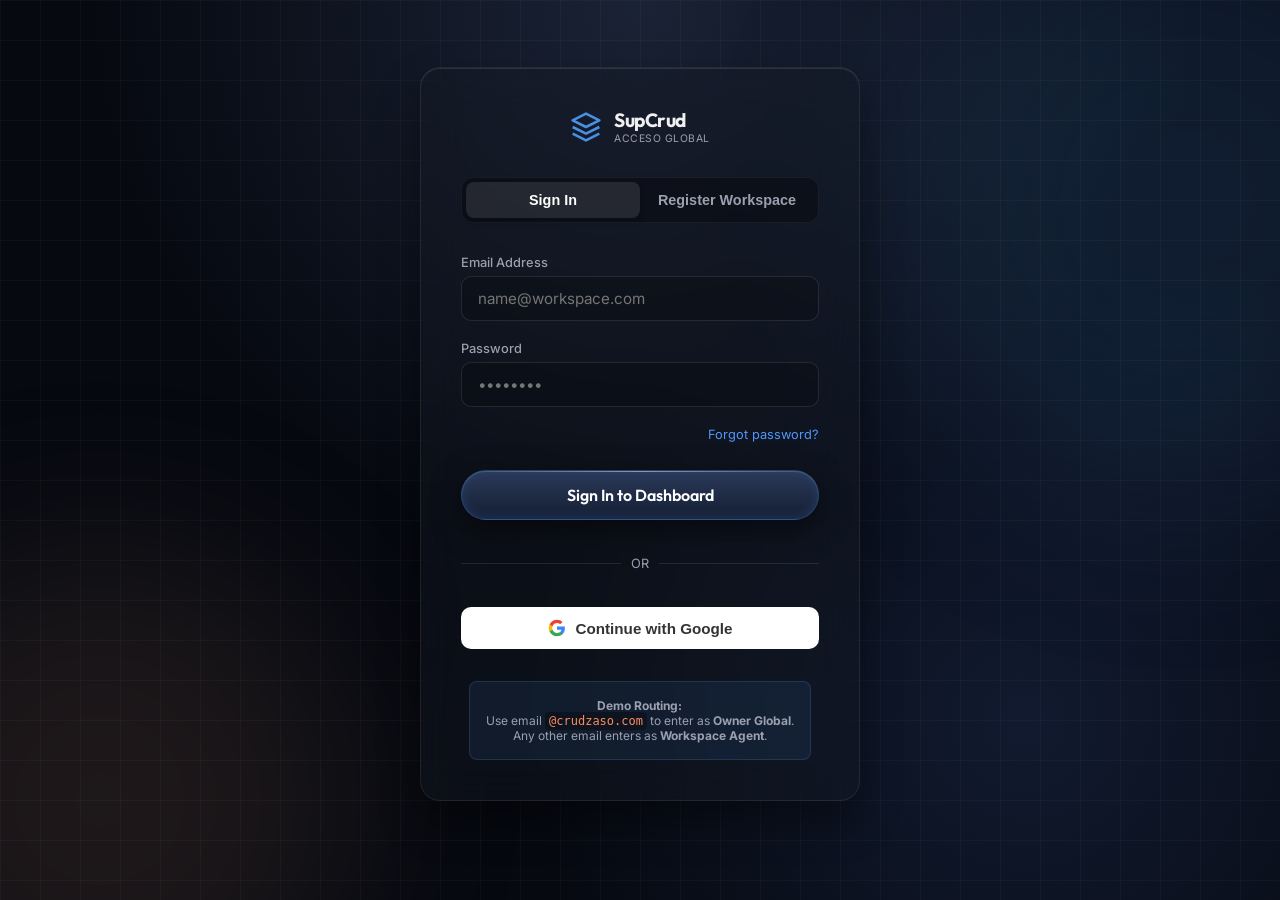
<file: login.html>
<!DOCTYPE html>
<html lang="es">

<head>
    <meta charset="UTF-8">
    <meta name="viewport" content="width=device-width, initial-scale=1.0">
    <title>SupCrud - Login</title>
    <link rel="preconnect" href="https://fonts.googleapis.com">
    <link rel="preconnect" href="https://fonts.gstatic.com" crossorigin>
    <link
        href="https://fonts.googleapis.com/css2?family=Inter:wght@400;500;600;700;800&family=Outfit:wght@400;600;800&display=swap"
        rel="stylesheet">
    <link rel="stylesheet" href="css/style.css"> <!-- Reusing global vars and resets -->
    <link rel="stylesheet" href="css/login.css">
</head>

<body>
    <!-- Abstract Background Elements (reused from landing) -->
    <div class="bg-orb orb-1"></div>
    <div class="bg-orb orb-2"></div>
    <div class="bg-grid"></div>

    <main class="login-wrapper">
        <div class="login-container glass-panel">
            <div class="logo">
                <svg width="32" height="32" viewBox="0 0 24 24" fill="none" class="logo-icon">
                    <path d="M12 2L2 7L12 12L22 7L12 2Z" stroke="#4A90E2" stroke-width="2" stroke-linejoin="round" />
                    <path d="M2 17L12 22L22 17" stroke="#4A90E2" stroke-width="2" stroke-linejoin="round" />
                    <path d="M2 12L12 17L22 12" stroke="#4A90E2" stroke-width="2" stroke-linejoin="round" />
                </svg>
                <div class="logo-text">
                    <span class="logo-main">SupCrud</span>
                    <span class="logo-sub">ACCESO GLOBAL</span>
                </div>
            </div>

            <div class="auth-toggle">
                <button class="toggle-btn active" id="btnSignIn">Sign In</button>
                <button class="toggle-btn" id="btnSignUp">Register Workspace</button>
            </div>

            <!-- Sign In Form -->
            <form id="signInForm" class="auth-form active">
                <div class="input-group">
                    <label>Email Address</label>
                    <input type="email" id="emailInput" placeholder="name@workspace.com" required>
                </div>
                <div class="input-group">
                    <label>Password</label>
                    <input type="password" placeholder="••••••••" required>
                </div>

                <div class="forgot-link">
                    <a href="#">Forgot password?</a>
                </div>

                <button type="submit" class="cta-button auth-submit">Sign In to Dashboard</button>

                <div class="divider">
                    <span>OR</span>
                </div>

                <button type="button" class="google-btn">
                    <svg width="18" height="18" viewBox="0 0 24 24">
                        <path fill="#4285F4"
                            d="M22.56 12.25c0-.78-.07-1.53-.2-2.25H12v4.26h5.92c-.26 1.37-1.04 2.53-2.21 3.31v2.77h3.57c2.08-1.92 3.28-4.74 3.28-8.09z" />
                        <path fill="#34A853"
                            d="M12 23c2.97 0 5.46-.98 7.28-2.66l-3.57-2.77c-.98.66-2.23 1.06-3.71 1.06-2.86 0-5.29-1.93-6.16-4.53H2.18v2.84C3.99 20.53 7.7 23 12 23z" />
                        <path fill="#FBBC05"
                            d="M5.84 14.09c-.22-.66-.35-1.36-.35-2.09s.13-1.43.35-2.09V7.07H2.18C1.43 8.55 1 10.22 1 12s.43 3.45 1.18 4.93l2.85-2.22.81-.62z" />
                        <path fill="#EA4335"
                            d="M12 5.38c1.62 0 3.06.56 4.21 1.64l3.15-3.15C17.45 2.09 14.97 1 12 1 7.7 1 3.99 3.47 2.18 7.07l3.66 2.84c.87-2.6 3.3-4.53 6.16-4.53z" />
                        <path fill="none" d="M1 1h22v22H1z" />
                    </svg>
                    Continue with Google
                </button>
            </form>

            <!-- Register Form (Hidden by default) -->
            <form id="signUpForm" class="auth-form">
                <div class="input-group">
                    <label>Workspace / Business Name</label>
                    <input type="text" id="regNameInput" placeholder="e.g. Cafe Bistro Sol" required>
                </div>
                <div class="input-group">
                    <label>Admin Email</label>
                    <input type="email" id="regEmailInput" placeholder="admin@domain.com" required>
                </div>
                <div class="input-group">
                    <label>Password</label>
                    <input type="password" placeholder="••••••••" required>
                </div>
                <button type="submit" class="cta-button auth-submit">Create Workspace</button>
                <div class="divider">
                    <span>OR</span>
                </div>
                <button type="button" class="google-btn">
                    <svg width="18" height="18" viewBox="0 0 24 24">
                        <path fill="#4285F4"
                            d="M22.56 12.25c0-.78-.07-1.53-.2-2.25H12v4.26h5.92c-.26 1.37-1.04 2.53-2.21 3.31v2.77h3.57c2.08-1.92 3.28-4.74 3.28-8.09z" />
                        <path fill="#34A853"
                            d="M12 23c2.97 0 5.46-.98 7.28-2.66l-3.57-2.77c-.98.66-2.23 1.06-3.71 1.06-2.86 0-5.29-1.93-6.16-4.53H2.18v2.84C3.99 20.53 7.7 23 12 23z" />
                        <path fill="#FBBC05"
                            d="M5.84 14.09c-.22-.66-.35-1.36-.35-2.09s.13-1.43.35-2.09V7.07H2.18C1.43 8.55 1 10.22 1 12s.43 3.45 1.18 4.93l2.85-2.22.81-.62z" />
                        <path fill="#EA4335"
                            d="M12 5.38c1.62 0 3.06.56 4.21 1.64l3.15-3.15C17.45 2.09 14.97 1 12 1 7.7 1 3.99 3.47 2.18 7.07l3.66 2.84c.87-2.6 3.3-4.53 6.16-4.53z" />
                        <path fill="none" d="M1 1h22v22H1z" />
                    </svg>
                    Sign up with Google
                </button>
            </form>

            <p class="login-note">
                <strong>Demo Routing:</strong><br>
                Use email <code>@crudzaso.com</code> to enter as <b>Owner Global</b>.<br>
                Any other email enters as <b>Workspace Agent</b>.
            </p>
        </div>
    </main>

    <script src="js/api-config.js"></script>
    <script>
        document.addEventListener('DOMContentLoaded', () => {
            const btnSignIn = document.getElementById('btnSignIn');
            const btnSignUp = document.getElementById('btnSignUp');
            const formSignIn = document.getElementById('signInForm');
            const formSignUp = document.getElementById('signUpForm');
            const emailInput = document.getElementById('emailInput');

            // Toggle logic
            btnSignIn.addEventListener('click', () => {
                btnSignIn.classList.add('active');
                btnSignUp.classList.remove('active');
                formSignIn.classList.add('active');
                formSignUp.classList.remove('active');
            });

            btnSignUp.addEventListener('click', () => {
                btnSignUp.classList.add('active');
                btnSignIn.classList.remove('active');
                formSignUp.classList.add('active');
                formSignIn.classList.remove('active');
            });

            // Mock Routing logic based on requirements
            formSignIn.addEventListener('submit', async (e) => {
                e.preventDefault();
                const email = emailInput.value.trim().toLowerCase();

                // Save basic info for the dashboard
                localStorage.setItem('supcrud_user_email', email);
                localStorage.setItem('supcrud_user_name', 'Agente ' + email.split('@')[0]);

                if (email.endsWith('@crudzaso.com')) {
                    localStorage.setItem('supcrud_user_name', 'Owner Global');
                    window.location.href = 'owner.html';
                } else {
                    window.location.href = 'workspace.html';
                }
            });

            formSignUp.addEventListener('submit', async (e) => {
                e.preventDefault();
                const regName = document.getElementById('regNameInput').value;
                const regEmail = document.getElementById('regEmailInput').value;

                const submitBtn = formSignUp.querySelector('button[type="submit"]');
                const origText = submitBtn.textContent;
                submitBtn.textContent = 'Creando en MySQL...';
                submitBtn.disabled = true;

                try {
                    // 1. Create User in MySQL
                    const userResponse = await window.fetchAPI('/users', {
                        method: 'POST',
                        body: JSON.stringify({
                            email: regEmail,
                            full_name: 'Admin ' + regName,
                            password_hash: '12345'
                        })
                    });

                    const userId = userResponse.id;

                    // 2. Create Workspace in MySQL
                    const wsResponse = await window.fetchAPI('/workspaces', {
                        method: 'POST',
                        body: JSON.stringify({
                            owner_id: userId,
                            workspace_key: 'KEY-' + Date.now().toString().slice(-4),
                            name: regName
                        })
                    });

                    // Store real DB data for dashboard
                    localStorage.setItem('supcrud_user_name', regName);
                    localStorage.setItem('supcrud_user_email', regEmail);
                    localStorage.setItem('supcrud_workspace_id', wsResponse.id);

                    alert('Registro Exitoso en MySQL. Redirigiendo...');
                    window.location.href = 'workspace.html';

                } catch (error) {
                    alert('Error creando en backend (revisa consola): ' + error.message);
                } finally {
                    submitBtn.textContent = origText;
                    submitBtn.disabled = false;
                }
            });
        });
    </script>
</body>

</html>
</file>
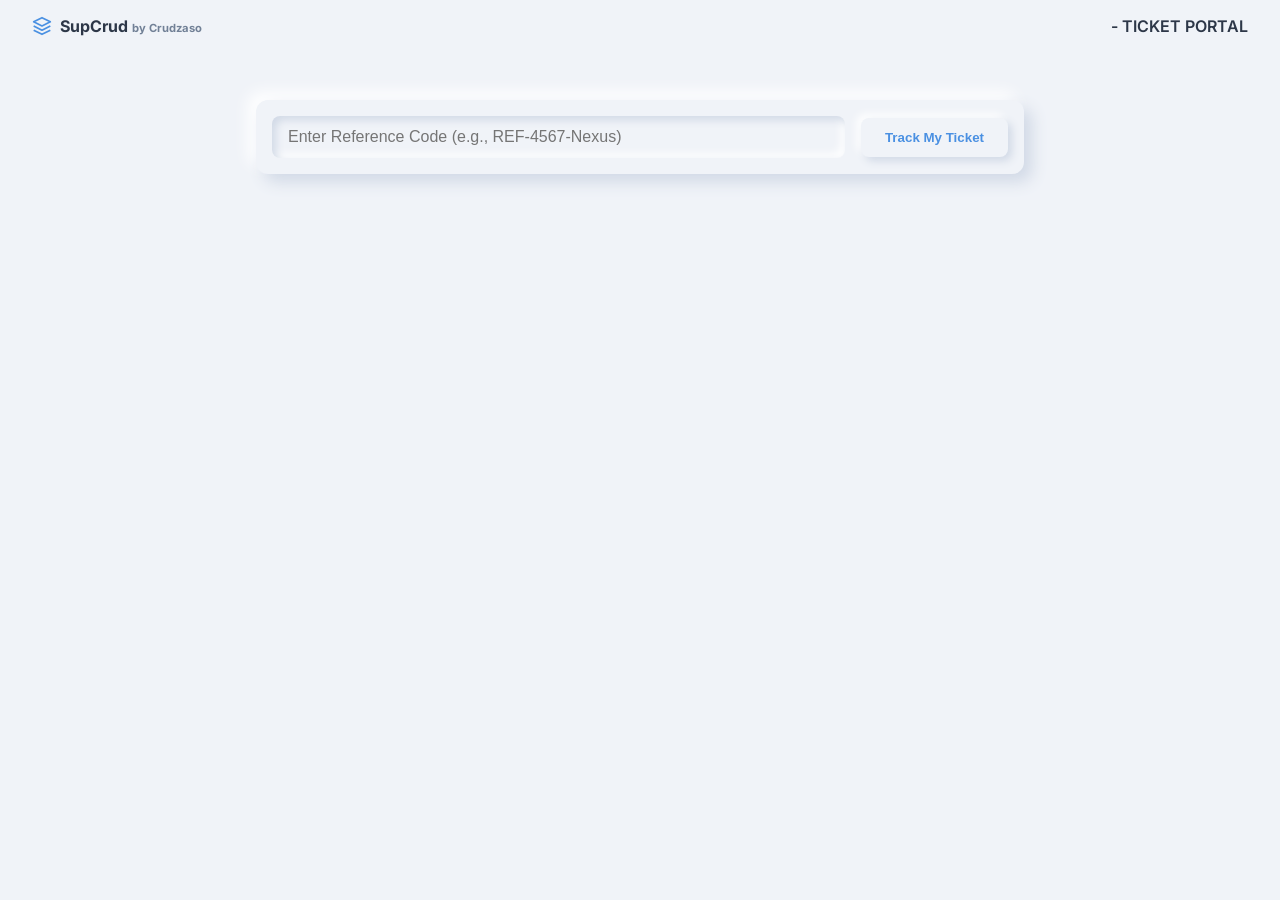
<file: public-ticket.html>
<!DOCTYPE html>
<html lang="es">

<head>
    <meta charset="UTF-8">
    <meta name="viewport" content="width=device-width, initial-scale=1.0">
    <title>SupCrud - Consulta de Ticket</title>
    <link rel="preconnect" href="https://fonts.googleapis.com">
    <link rel="preconnect" href="https://fonts.gstatic.com" crossorigin>
    <link href="https://fonts.googleapis.com/css2?family=Inter:wght@400;500;600;700&display=swap" rel="stylesheet">
    <link rel="stylesheet" href="css/ticket.css">
</head>

<body>
    <!-- Top Branding -->
    <header class="app-header">
        <div class="logo">
            <svg width="20" height="20" viewBox="0 0 24 24" fill="none" class="logo-icon">
                <path d="M12 2L2 7L12 12L22 7L12 2Z" stroke="#4A90E2" stroke-width="2" stroke-linejoin="round" />
                <path d="M2 17L12 22L22 17" stroke="#4A90E2" stroke-width="2" stroke-linejoin="round" />
                <path d="M2 12L12 17L22 12" stroke="#4A90E2" stroke-width="2" stroke-linejoin="round" />
            </svg>
            <span class="logo-text">SupCrud <small>by Crudzaso</small></span>
        </div>
        <div class="workspace-brand" id="workspaceBrand">
            - TICKET PORTAL
        </div>
    </header>

    <main class="ticket-container">
        <!-- Search Bar -->
        <div class="search-section neumorphic">
            <label class="sr-only" for="referenceCode">REFERENCE CODE</label>
            <input type="text" id="referenceCode" placeholder="Enter Reference Code (e.g., REF-4567-Nexus)"
                class="neumorphic-input">
            <button id="btnTrack" class="btn-primary neumorphic-btn">Track My Ticket</button>
        </div>

        <!-- Result Container -->
        <div id="ticketResult" class="ticket-result" style="display: none;">

            <!-- Basic View -->
            <div class="card neumorphic-card basic-view">
                <h3 class="card-title">Basic View</h3>
                <div class="status-row">
                    <span class="label">Ticket Status</span>
                    <span class="badge status-open">OPEN</span>
                </div>
                <div class="info-row">
                    <span class="label">Created At:</span>
                    <span class="value" id="ticketCreated">Oct 26, 2023</span>
                </div>
                <div class="info-row">
                    <span class="label">Last Updated:</span>
                    <span class="value" id="ticketUpdated">5 hours ago</span>
                </div>
                <div class="info-row">
                    <span class="label">Subject:</span>
                    <span class="value" id="ticketSubject">Pedido no entregado</span>
                </div>
                <button id="btnRequestOtp" class="btn-text">REQUEST OTP FOR FULL DETAIL</button>
            </div>

            <!-- Full Details Placeholders (Blurred or hidden) -->
            <div class="card neumorphic-card full-view blurred">
                <h3 class="card-title">Full Conversation</h3>
                <div class="skeleton-line"></div>
                <div class="skeleton-line short"></div>

                <h3 class="card-title mt-4">Attachments</h3>
                <div class="skeleton-line"></div>

                <h3 class="card-title mt-4">History</h3>
                <div class="skeleton-line"></div>
            </div>
        </div>
    </main>

    <!-- OTP Modal -->
    <div class="modal-overlay" id="otpModal">
        <div class="modal neumorphic-card">
            <div class="modal-header">
                <h3>Verify Identity</h3>
                <button class="close-btn" id="btnCloseModal">&times;</button>
            </div>
            <div class="modal-body">
                <p>An OTP code has been sent to the email associated with this ticket.</p>
                <div class="otp-inputs">
                    <input type="text" maxlength="1" class="otp-digit">
                    <input type="text" maxlength="1" class="otp-digit">
                    <input type="text" maxlength="1" class="otp-digit">
                    <input type="text" maxlength="1" class="otp-digit">
                    <input type="text" maxlength="1" class="otp-digit">
                    <input type="text" maxlength="1" class="otp-digit">
                </div>
                <div class="modal-actions">
                    <button class="btn-primary neumorphic-btn" id="btnVerifyOtp">Verify and Show Details</button>
                    <button class="btn-secondary neumorphic-btn" id="btnCancelOtp">Cancel</button>
                </div>
                <p class="resend-text">Resend Code (Available in 45s)</p>
            </div>
        </div>
    </div>

    <script src="js/api-config.js"></script>
    <script src="js/ticket.js"></script>
</body>

</html>
</file>
<file: css/style.css>
/* Global Reset & Box Sizing */
:root {
    --bg-color: #060910;
    --text-primary: #f0f0f0;
    --text-secondary: #9ba0af;
    --accent-blue: #3a7cda;
    --accent-light: #5296fa;
    --card-base: #a67258;
    --card-cap: #959fa9;
    --glass-bg: rgba(20, 25, 35, 0.4);
    --glass-border: rgba(255, 255, 255, 0.08);
}

* {
    margin: 0;
    padding: 0;
    box-sizing: border-box;
}

body {
    background-color: var(--bg-color);
    color: var(--text-primary);
    font-family: 'Inter', sans-serif;
    overflow-x: hidden;
    min-height: 100vh;
    display: flex;
    flex-direction: column;
    position: relative;
    background-image: radial-gradient(circle at 50% 0%, #1a2235 0%, transparent 50%),
        radial-gradient(circle at 80% 80%, #111a2f 0%, transparent 40%);
}

.container {
    max-width: 1200px;
    margin: 0 auto;
    padding: 0 2rem;
    width: 100%;
}

/* Background Effects */
.bg-grid {
    position: fixed;
    top: 0;
    left: 0;
    width: 100vw;
    height: 100vh;
    background-image:
        linear-gradient(rgba(255, 255, 255, 0.03) 1px, transparent 1px),
        linear-gradient(90deg, rgba(255, 255, 255, 0.03) 1px, transparent 1px);
    background-size: 40px 40px;
    z-index: -1;
    pointer-events: none;
}

.bg-orb {
    position: fixed;
    border-radius: 50%;
    filter: blur(100px);
    opacity: 0.15;
    z-index: -2;
    pointer-events: none;
}

#canvas-container {
    position: fixed;
    top: 0;
    left: 0;
    width: 100vw;
    height: 100vh;
    z-index: -1;
    pointer-events: none;
}

.orb-1 {
    width: 600px;
    height: 600px;
    background: #4A90E2;
    top: -100px;
    right: -200px;
}

.orb-2 {
    width: 500px;
    height: 500px;
    background: #a67258;
    bottom: -150px;
    left: -150px;
}

/* Header / Glassnav */
.glass-nav {
    position: fixed;
    top: 20px;
    left: 50%;
    transform: translateX(-50%);
    width: calc(100% - 40px);
    max-width: 900px;
    background: var(--glass-bg);
    backdrop-filter: blur(16px);
    -webkit-backdrop-filter: blur(16px);
    border: 1px solid var(--glass-border);
    border-radius: 100px;
    padding: 12px 24px;
    z-index: 100;
    box-shadow: 0 10px 30px rgba(0, 0, 0, 0.5), inset 0 1px 0 rgba(255, 255, 255, 0.1);
}

.nav-container {
    display: flex;
    justify-content: space-between;
    align-items: center;
}

.logo {
    display: flex;
    align-items: center;
    gap: 12px;
}

.logo-text {
    display: flex;
    flex-direction: column;
}

.logo-main {
    font-size: 1.2rem;
    font-weight: 700;
    font-family: 'Outfit', sans-serif;
    letter-spacing: -0.5px;
}

.logo-sub {
    font-size: 0.65rem;
    color: var(--text-secondary);
    letter-spacing: 0.5px;
    text-transform: uppercase;
}

.desktop-links {
    display: flex;
    gap: 32px;
}

.desktop-links a {
    color: var(--text-secondary);
    text-decoration: none;
    font-size: 0.9rem;
    font-weight: 500;
    transition: color 0.3s ease;
}

.desktop-links a:hover,
.desktop-links a.active {
    color: var(--text-primary);
}

/* Main Layout */
main {
    padding-top: 140px;
    flex: 1;
    display: flex;
    flex-direction: column;
    align-items: center;
}

/* Hero Section */
.hero {
    text-align: center;
    max-width: 800px;
    margin-bottom: 80px;
    padding: 0 20px;
}

.hero-title {
    font-family: 'Outfit', sans-serif;
    font-size: 4.5rem;
    font-weight: 800;
    line-height: 1.1;
    letter-spacing: -1.5px;
    margin-bottom: 24px;
    background: linear-gradient(180deg, #FFFFFF 0%, #B0B5C0 100%);
    -webkit-background-clip: text;
    -webkit-text-fill-color: transparent;
}

.hero-subtitle {
    font-size: 1.1rem;
    color: var(--text-secondary);
    line-height: 1.6;
    margin-bottom: 40px;
    max-width: 600px;
    margin-inline: auto;
}

/* CTA Button */
.cta-button {
    background: linear-gradient(180deg, #2a3a5a 0%, #151f33 100%);
    border: 1px solid rgba(74, 144, 226, 0.3);
    border-radius: 100px;
    padding: 16px 48px;
    color: white;
    font-size: 1.1rem;
    font-weight: 600;
    font-family: 'Outfit', sans-serif;
    cursor: pointer;
    box-shadow: 0 10px 30px rgba(0, 0, 0, 0.5),
        inset 0 1px 0 rgba(255, 255, 255, 0.1),
        inset 0 -2px 10px rgba(58, 124, 218, 0.2);
    transition: transform 0.2s, box-shadow 0.2s;
    position: relative;
    overflow: hidden;
}

.cta-button::before {
    content: '';
    position: absolute;
    top: 0;
    left: 0;
    right: 0;
    height: 1px;
    background: linear-gradient(90deg, transparent, rgba(255, 255, 255, 0.4), transparent);
}

.cta-button:hover {
    transform: translateY(-2px);
    box-shadow: 0 15px 35px rgba(0, 0, 0, 0.6),
        inset 0 1px 0 rgba(255, 255, 255, 0.2),
        inset 0 -2px 10px rgba(58, 124, 218, 0.4);
}

.cta-subtext {
    font-size: 0.8rem;
    color: #8da4ca;
    font-weight: 400;
    margin-left: 8px;
}

/* Features Grid (3D Brutalist Cards) */
.features-grid {
    display: grid;
    grid-template-columns: repeat(4, 1fr);
    gap: 24px;
    margin-bottom: 80px;
    perspective: 1000px;
}

.feature-card {
    position: relative;
    height: 180px;
    cursor: pointer;
    transition: transform 0.4s cubic-bezier(0.175, 0.885, 0.32, 1.275);
    transform-style: preserve-3d;
}

.feature-card:hover {
    transform: translateY(-10px) rotateX(5deg) rotateY(-5deg);
}

.card-base {
    position: absolute;
    bottom: -10px;
    left: 6px;
    width: calc(100% - 12px);
    height: 100%;
    background: linear-gradient(to bottom right, #cd8560, #885740);
    border-radius: 12px;
    box-shadow: 0 20px 30px rgba(0, 0, 0, 0.8);
    transform: translateZ(-20px);
}

.card-cap {
    position: absolute;
    top: 0;
    left: 0;
    width: 100%;
    height: 100%;
    background: linear-gradient(135deg, #a5b0ba, #7a828a);
    border-radius: 12px;
    padding: 30px 20px;
    display: flex;
    flex-direction: column;
    align-items: center;
    justify-content: center;
    text-align: center;
    border-top: 2px solid rgba(255, 255, 255, 0.3);
    border-left: 1px solid rgba(255, 255, 255, 0.2);
    box-shadow: inset -5px -5px 15px rgba(0, 0, 0, 0.2),
        0 10px 20px rgba(0, 0, 0, 0.5);
    transform: translateZ(0);
}

.feature-icon {
    color: #4a2911;
    margin-bottom: 16px;
    filter: drop-shadow(0 2px 2px rgba(255, 255, 255, 0.3));
}

.card-cap h3 {
    color: #222;
    font-size: 0.9rem;
    font-weight: 800;
    letter-spacing: -0.2px;
    line-height: 1.2;
    text-transform: uppercase;
}

/* Integration Section */
.integration-section {
    width: calc(100% - 40px);
    max-width: 900px;
    background: var(--glass-bg);
    backdrop-filter: blur(20px);
    -webkit-backdrop-filter: blur(20px);
    border: 1px solid var(--glass-border);
    border-radius: 20px;
    padding: 24px 32px;
    display: flex;
    align-items: center;
    justify-content: space-between;
    gap: 24px;
    margin-bottom: 60px;
    box-shadow: 0 20px 40px rgba(0, 0, 0, 0.4);
}

.integration-label {
    display: flex;
    flex-direction: column;
}

.label-title {
    font-family: 'Outfit', sans-serif;
    font-weight: 700;
    font-size: 1.1rem;
    letter-spacing: 1px;
}

.label-subtitle {
    color: var(--text-secondary);
    font-size: 0.8rem;
    letter-spacing: 2px;
}

.code-snippet {
    flex: 1;
    background: rgba(0, 0, 0, 0.5);
    border: 1px solid rgba(255, 255, 255, 0.1);
    border-radius: 8px;
    padding: 16px;
    font-family: monospace;
    color: #9cdcfe;
    overflow-x: auto;
    background-image: linear-gradient(90deg, transparent 95%, rgba(255, 255, 255, 0.02) 100%);
    background-size: 20px 100%;
}

.demo-button {
    background: transparent;
    border: 1px solid rgba(255, 255, 255, 0.2);
    border-radius: 100px;
    padding: 12px 32px;
    color: white;
    font-weight: 600;
    cursor: pointer;
    transition: all 0.2s;
}

.demo-button:hover {
    background: rgba(255, 255, 255, 0.1);
    border-color: rgba(255, 255, 255, 0.4);
}

/* Responsiveness */
@media (max-width: 900px) {
    .features-grid {
        grid-template-columns: repeat(2, 1fr);
    }

    .hero-title {
        font-size: 3rem;
    }

    .desktop-links {
        display: none;
        /* Add mobile menu later */
    }

    .integration-section {
        flex-direction: column;
        text-align: center;
    }
}

@media (max-width: 500px) {
    .features-grid {
        grid-template-columns: 1fr;
    }
}
</file>
<file: css/login.css>
/* Specific styles for the Login Page */

.login-wrapper {
    min-height: 100vh;
    display: flex;
    align-items: center;
    justify-content: center;
    padding: 2rem;
    padding-top: 0;
}

.glass-panel {
    background: var(--glass-bg);
    backdrop-filter: blur(20px);
    -webkit-backdrop-filter: blur(20px);
    border: 1px solid var(--glass-border);
    border-radius: 20px;
    box-shadow: 0 20px 40px rgba(0, 0, 0, 0.4), inset 0 1px 0 rgba(255, 255, 255, 0.1);
}

.login-container {
    width: 100%;
    max-width: 440px;
    padding: 2.5rem;
    display: flex;
    flex-direction: column;
    align-items: center;
}

.login-container .logo {
    margin-bottom: 2rem;
}

/* Toggle buttons */
.auth-toggle {
    display: flex;
    width: 100%;
    background: rgba(0, 0, 0, 0.3);
    border-radius: 12px;
    padding: 4px;
    margin-bottom: 2rem;
    border: 1px solid rgba(255, 255, 255, 0.05);
}

.toggle-btn {
    flex: 1;
    background: transparent;
    border: none;
    padding: 10px;
    color: var(--text-secondary);
    font-weight: 600;
    font-size: 0.9rem;
    border-radius: 8px;
    cursor: pointer;
    transition: all 0.2s;
}

.toggle-btn.active {
    background: rgba(255, 255, 255, 0.1);
    color: #fff;
    box-shadow: 0 4px 6px rgba(0, 0, 0, 0.1);
}

/* Forms */
.auth-form {
    width: 100%;
    display: none;
    flex-direction: column;
    gap: 1.25rem;
}

.auth-form.active {
    display: flex;
}

.input-group {
    display: flex;
    flex-direction: column;
    gap: 6px;
}

.input-group label {
    font-size: 0.8rem;
    color: var(--text-secondary);
    font-weight: 500;
}

.input-group input {
    width: 100%;
    padding: 12px 16px;
    background: rgba(0, 0, 0, 0.2);
    border: 1px solid rgba(255, 255, 255, 0.1);
    border-radius: 10px;
    color: white;
    font-family: inherit;
    font-size: 0.95rem;
    outline: none;
    transition: border-color 0.2s;
}

.input-group input:focus {
    border-color: var(--accent-blue);
    background: rgba(0, 0, 0, 0.4);
}

.forgot-link {
    text-align: right;
    font-size: 0.8rem;
}

.forgot-link a {
    color: var(--accent-light);
    text-decoration: none;
}

.forgot-link a:hover {
    text-decoration: underline;
}

.auth-submit {
    width: 100%;
    margin-top: 0.5rem;
    padding: 14px;
    font-size: 1rem;
}

/* Divider */
.divider {
    display: flex;
    align-items: center;
    text-align: center;
    color: var(--text-secondary);
    font-size: 0.8rem;
    margin: 1rem 0;
}

.divider::before,
.divider::after {
    content: '';
    flex: 1;
    border-bottom: 1px solid rgba(255, 255, 255, 0.1);
}

.divider span {
    padding: 0 10px;
}

/* Google Btn */
.google-btn {
    width: 100%;
    display: flex;
    align-items: center;
    justify-content: center;
    gap: 10px;
    padding: 12px;
    background: white;
    color: #333;
    border: none;
    border-radius: 10px;
    font-weight: 600;
    font-size: 0.95rem;
    cursor: pointer;
    transition: background 0.2s;
}

.google-btn:hover {
    background: #f1f1f1;
}

.login-note {
    margin-top: 2rem;
    font-size: 0.75rem;
    color: var(--text-secondary);
    text-align: center;
    padding: 1rem;
    border-radius: 8px;
    background: rgba(74, 144, 226, 0.1);
    border: 1px solid rgba(74, 144, 226, 0.2);
}

.login-note code {
    color: #fc8d62;
    background: rgba(0, 0, 0, 0.3);
    padding: 2px 4px;
    border-radius: 4px;
}
</file>
<file: css/ticket.css>
/* Neumorphic / Light theme for Ticket Portal */
:root {
    --bg-light: #f0f3f8;
    --text-dark: #2d3748;
    --text-muted: #718096;
    --primary: #4A90E2;
    --success: #48bb78;
    --shadow-light: #ffffff;
    --shadow-dark: #d1d9e6;
}

* {
    margin: 0;
    padding: 0;
    box-sizing: border-box;
}

body {
    background-color: var(--bg-light);
    color: var(--text-dark);
    font-family: 'Inter', sans-serif;
    min-height: 100vh;
}

/* Header */
.app-header {
    display: flex;
    justify-content: space-between;
    align-items: center;
    padding: 1rem 2rem;
    background: transparent;
}

.logo {
    display: flex;
    align-items: center;
    gap: 8px;
    font-weight: 700;
}

.logo-text small {
    font-size: 0.7em;
    color: var(--text-muted);
}

.workspace-brand {
    font-weight: 600;
    color: var(--text-dark);
}

/* Container */
.ticket-container {
    max-width: 800px;
    margin: 3rem auto;
    padding: 0 1rem;
    display: flex;
    flex-direction: column;
    gap: 2rem;
}

/* Neumorphic Utilities */
.neumorphic {
    background: var(--bg-light);
    border-radius: 12px;
    box-shadow: 8px 8px 16px var(--shadow-dark),
        -8px -8px 16px var(--shadow-light);
}

.neumorphic-inset {
    background: var(--bg-light);
    border-radius: 8px;
    box-shadow: inset 4px 4px 8px var(--shadow-dark),
        inset -4px -4px 8px var(--shadow-light);
}

.neumorphic-btn {
    background: var(--bg-light);
    border: none;
    border-radius: 8px;
    box-shadow: 4px 4px 8px var(--shadow-dark),
        -4px -4px 8px var(--shadow-light);
    cursor: pointer;
    transition: all 0.2s ease;
    font-weight: 600;
}

.neumorphic-btn:active {
    box-shadow: inset 4px 4px 8px var(--shadow-dark),
        inset -4px -4px 8px var(--shadow-light);
}

.btn-primary {
    color: var(--primary);
    padding: 12px 24px;
}

.btn-secondary {
    color: var(--text-muted);
    padding: 12px 24px;
}

/* Search Section */
.search-section {
    display: flex;
    padding: 1rem;
    gap: 1rem;
    align-items: center;
}

.neumorphic-input {
    flex: 1;
    border: none;
    outline: none;
    padding: 12px 16px;
    font-size: 1rem;
    color: var(--text-dark);
    background: var(--bg-light);
    border-radius: 8px;
    box-shadow: inset 4px 4px 8px var(--shadow-dark),
        inset -4px -4px 8px var(--shadow-light);
}

.sr-only {
    position: absolute;
    width: 1px;
    height: 1px;
    padding: 0;
    margin: -1px;
    overflow: hidden;
    clip: rect(0, 0, 0, 0);
    border: 0;
}

/* Results */
.ticket-result {
    display: grid;
    grid-template-columns: 1fr;
    gap: 1.5rem;
}

.neumorphic-card {
    padding: 1.5rem;
    background: var(--bg-light);
    border-radius: 16px;
    box-shadow: 8px 8px 16px var(--shadow-dark),
        -8px -8px 16px var(--shadow-light);
}

.card-title {
    font-size: 1.1rem;
    margin-bottom: 1rem;
    font-weight: 600;
}

.status-row,
.info-row {
    display: flex;
    justify-content: space-between;
    margin-bottom: 0.8rem;
    font-size: 0.95rem;
}

.badge {
    padding: 4px 12px;
    border-radius: 12px;
    font-size: 0.8rem;
    font-weight: 700;
}

.status-open {
    background: #e6fffa;
    color: #319795;
    border: 1px solid #b2f5ea;
}

.btn-text {
    background: transparent;
    border: none;
    color: var(--primary);
    font-weight: 600;
    width: 100%;
    text-align: center;
    margin-top: 1rem;
    cursor: pointer;
    padding: 0.5rem;
}

.btn-text:hover {
    text-decoration: underline;
}

/* Skeletons */
.blurred {
    opacity: 0.5;
    filter: blur(2px);
    pointer-events: none;
    user-select: none;
}

.skeleton-line {
    height: 12px;
    background: #cbd5e0;
    border-radius: 6px;
    margin-bottom: 8px;
    width: 100%;
}

.skeleton-line.short {
    width: 60%;
}

.mt-4 {
    margin-top: 1.5rem;
}

/* Modal */
.modal-overlay {
    position: fixed;
    top: 0;
    left: 0;
    width: 100%;
    height: 100%;
    background: rgba(240, 243, 248, 0.8);
    backdrop-filter: blur(4px);
    display: none;
    align-items: center;
    justify-content: center;
    z-index: 1000;
}

.modal {
    width: 100%;
    max-width: 400px;
}

.modal-header {
    display: flex;
    justify-content: space-between;
    align-items: center;
    margin-bottom: 1rem;
}

.close-btn {
    background: transparent;
    border: none;
    font-size: 1.5rem;
    cursor: pointer;
    color: var(--text-muted);
}

.otp-inputs {
    display: flex;
    gap: 8px;
    margin: 1.5rem 0;
    justify-content: center;
}

.otp-digit {
    width: 40px;
    height: 48px;
    text-align: center;
    font-size: 1.2rem;
    font-weight: 600;
    border: none;
    border-radius: 8px;
    background: var(--bg-light);
    box-shadow: inset 4px 4px 8px var(--shadow-dark),
        inset -4px -4px 8px var(--shadow-light);
    color: var(--text-dark);
}

.otp-digit:focus {
    outline: 2px solid var(--primary);
}

.modal-actions {
    display: flex;
    gap: 1rem;
    margin-bottom: 1rem;
}

.modal-actions button {
    flex: 1;
}

.resend-text {
    text-align: center;
    font-size: 0.85rem;
    color: var(--primary);
    cursor: pointer;
}
</file>
